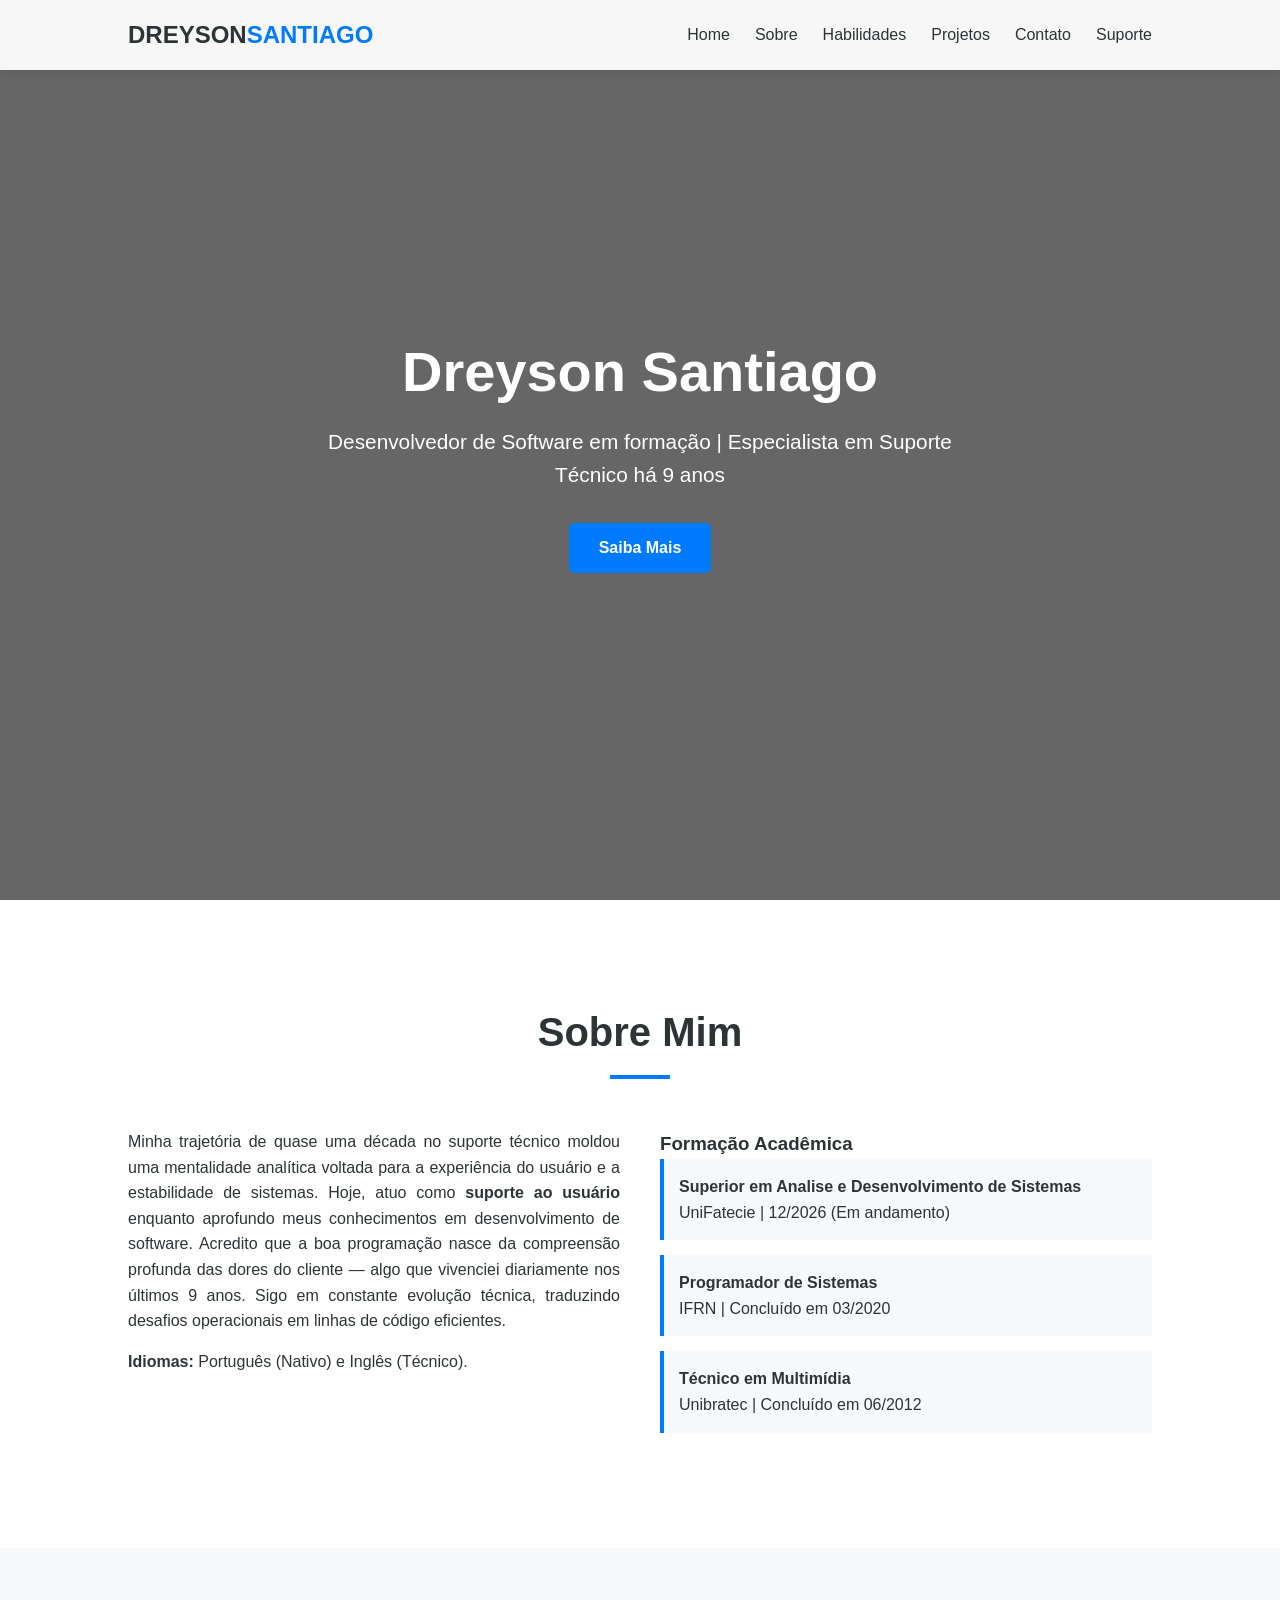
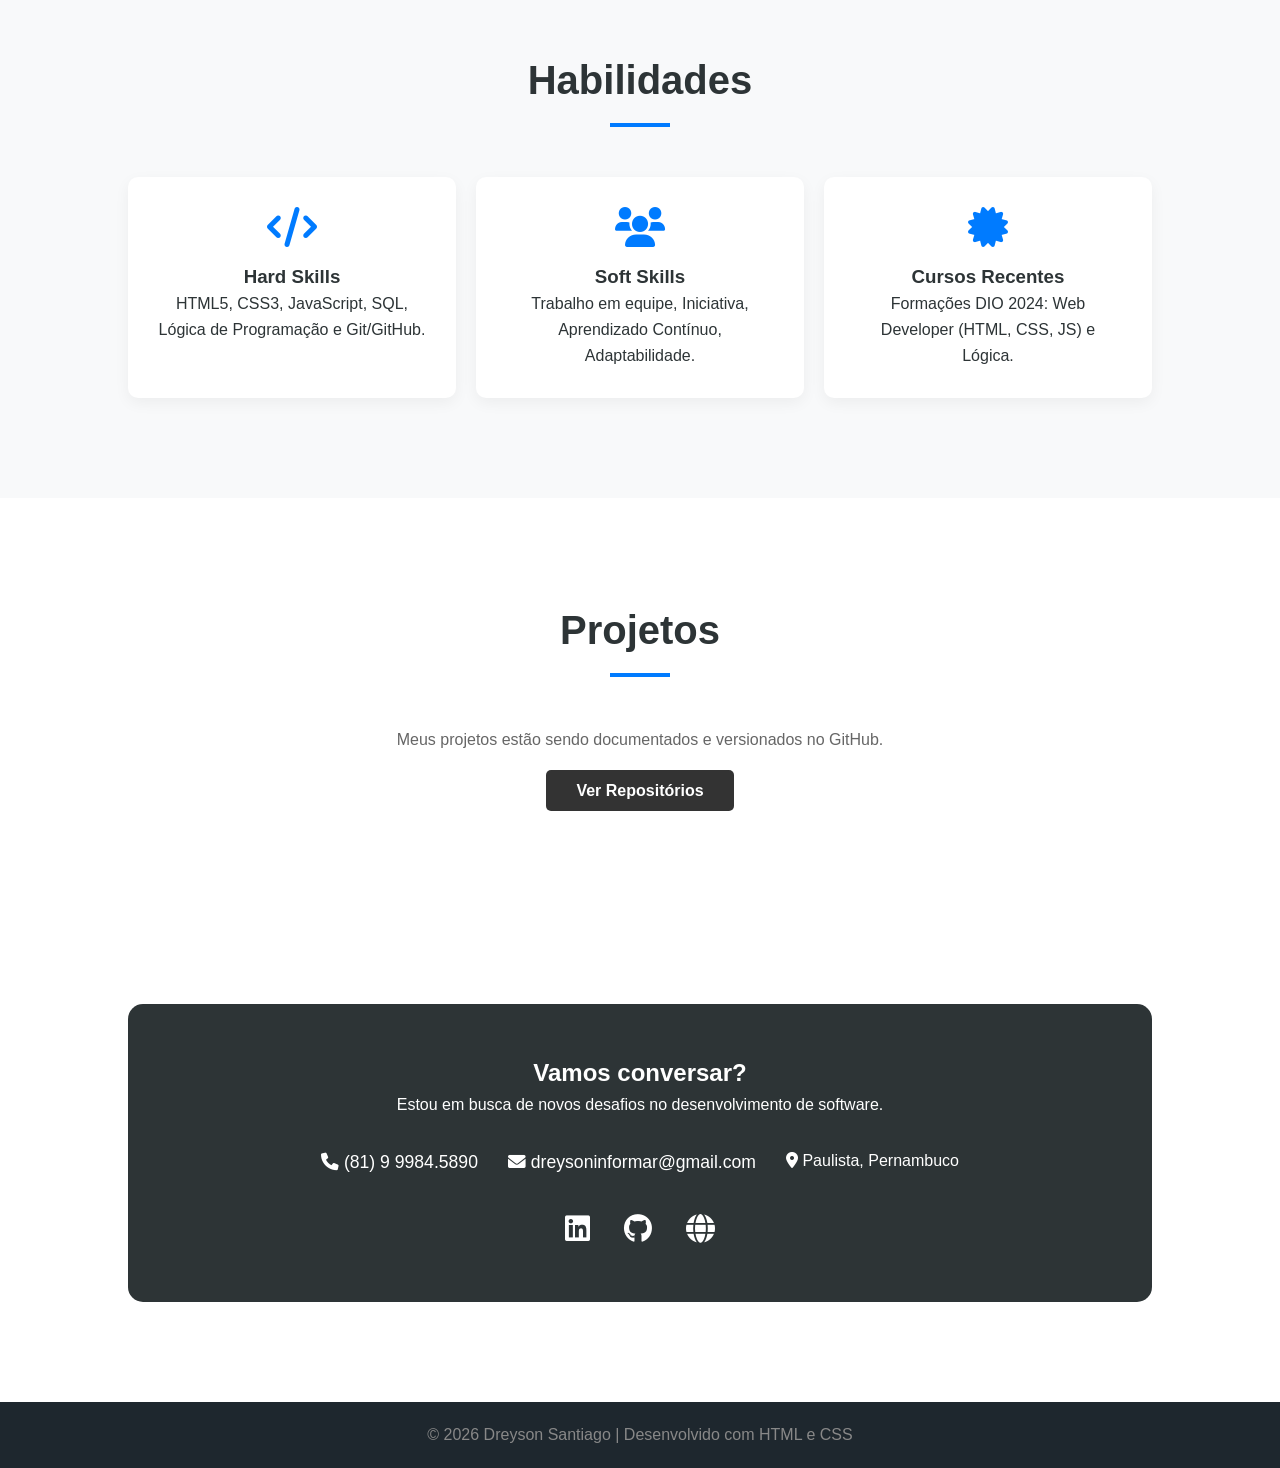
<file: index.html>
<!DOCTYPE html>
<html lang="pt-br">
<head>
    <meta charset="UTF-8">
    <meta name="viewport" content="width=device-width, initial-scale=1.0">
    <title>Dreyson Santiago | Portfólio</title>
    <link rel="stylesheet" href="https://cdnjs.cloudflare.com/ajax/libs/font-awesome/6.0.0/css/all.min.css">
     <link rel="stylesheet" href="css/estilo.css">
</head>
<body>    
    <header>
        <div class="logo">DREYSON<span>SANTIAGO</span></div>
        <nav>
            <ul>
                <li><a href="#home">Home</a></li>
                <li><a href="#sobre">Sobre</a></li>
                <li><a href="#habilidades">Habilidades</a></li>
                <li><a href="#projetos">Projetos</a></li>                
                <li><a href="#contato">Contato</a></li>
                <li><a href="https://www.dreyson.com.br/support/index.html" class="suporteHover" target="_blank">Suporte</a></li>
            </ul>
        </nav>
    </header>

    <section id="home" class="hero">
        <h1>Dreyson Santiago</h1>
        <p>Desenvolvedor de Software em formação | Especialista em Suporte Técnico há 9 anos</p>
        <a href="#sobre" class="btn">Saiba Mais</a>
    </section>

    <section id="sobre">
        <div class="section-title">
            <h2>Sobre Mim</h2>
        </div>
        <div class="about-container">
            <div class="textoSobre">
                <p>
                Minha trajetória de quase uma década no suporte técnico moldou uma mentalidade analítica voltada para 
                a experiência do usuário e a estabilidade de sistemas. Hoje, atuo como<b> suporte ao usuário</b> enquanto aprofundo 
                meus conhecimentos em desenvolvimento de software. Acredito que a boa programação nasce da compreensão 
                profunda das dores do cliente — algo que vivenciei diariamente nos últimos 9 anos. Sigo em constante evolução técnica, 
                traduzindo desafios operacionais em linhas de código eficientes.</p>
                <p style="margin-top: 15px;"><strong>Idiomas:</strong> Português (Nativo) e Inglês (Técnico).</p>
            </div>
            <div>
                <h3>Formação Acadêmica</h3>
                <div class="formation-item">
                    <strong>Superior em Analise e Desenvolvimento de Sistemas</strong><br>
                    UniFatecie | 12/2026 (Em andamento)
                </div>
                <div class="formation-item">
                    <strong>Programador de Sistemas</strong><br>
                    IFRN | Concluído em 03/2020
                </div>
                <div class="formation-item">
                    <strong>Técnico em Multimídia</strong><br>
                    Unibratec | Concluído em 06/2012
                </div>
            </div>
        </div>
    </section>

    <section id="habilidades" style="background-color: var(--bg-light);">
        <div class="section-title">
            <h2>Habilidades</h2>
        </div>
        <div class="skills-container">
            <div class="skill-card">
                <i class="fas fa-code"></i>
                <h3>Hard Skills</h3>
                <p>HTML5, CSS3, JavaScript, SQL, Lógica de Programação e Git/GitHub.</p>
            </div>
            <div class="skill-card">
                <i class="fas fa-users"></i>
                <h3>Soft Skills</h3>
                <p>Trabalho em equipe, Iniciativa, Aprendizado Contínuo, Adaptabilidade.</p>
            </div>
            <div class="skill-card">
                <i class="fas fa-certificate"></i>
                <h3>Cursos Recentes</h3>
                <p>Formações DIO 2024: Web Developer (HTML, CSS, JS) e Lógica.</p>
            </div>
        </div>
    </section>

    <section id="projetos">
        <div class="section-title">
            <h2>Projetos</h2>
        </div>
        <div style="text-align: center; color: #666;">
            <p>Meus projetos estão sendo documentados e versionados no GitHub.</p>
            <br>
            <a href="https://github.com/dreysonsilva" target="_blank" class="btn" style="background: #333;">Ver Repositórios</a>
        </div>
    </section>

    <section id="contato">
        <div class="contact-box">
            <h2>Vamos conversar?</h2>
            <p>Estou em busca de novos desafios no desenvolvimento de software.</p>
            
            <div class="contact-info">
                <a href="tel:+5581999845890"><i class="fas fa-phone"></i> (81) 9 9984.5890</a>
                <a href="mailto:dreysoninformar@gmail.com"><i class="fas fa-envelope"></i> dreysoninformar@gmail.com</a>
                <span><i class="fas fa-map-marker-alt"></i> Paulista, Pernambuco</span>
            </div>

            <div class="social-icons">
                <a href="https://linkedin.com/in/dreyson/" target="_blank"><i class="fab fa-linkedin"></i></a>
                <a href="https://github.com/dreysonsilva" target="_blank"><i class="fab fa-github"></i></a>
                <a href="http://www.dreyson.com.br" target="_blank"><i class="fas fa-globe"></i></a>
            </div>
        </div>
    </section>

    <footer>
        <p>&copy; 2026 Dreyson Santiago | Desenvolvido com HTML e CSS</p>
    </footer>

</body>
</html>
</file>
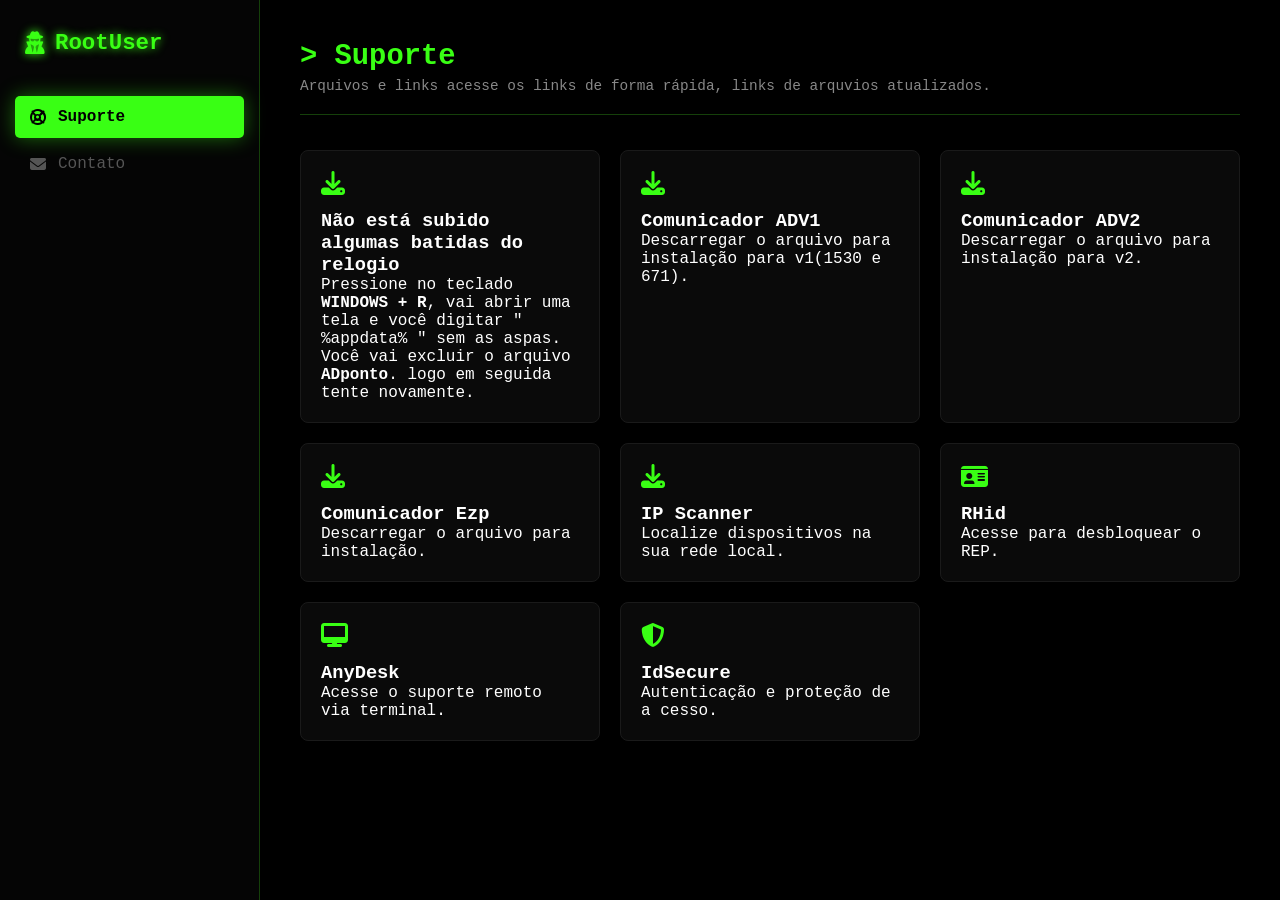
<file: support/index.html>
<!DOCTYPE html>
<html lang="pt-br">
<head>
    <meta charset="UTF-8">
    <meta name="viewport" content="width=device-width, initial-scale=1.0">
    <title>> RootUser - Página de ajudar para suporte</title>
    <link rel="stylesheet" href="https://cdnjs.cloudflare.com/ajax/libs/font-awesome/6.4.0/css/all.min.css">
	<link rel="shortcut icon" href="img/favicon.ico" />	
	<link rel="stylesheet" href="css/estilo.css">
</head>
<body>
    <button class="mobile-btn" onclick="toggleMenu()"><i class="fas fa-bars"></i></button>	        
    <nav id="sidebar">
		<div class="logo"><i class="fas fa-user-secret"></i><span>RootUser</span></div>
        <div class="nav-item active" onclick="openPage('suporte', this)"><i class="fas fa-life-ring"></i><span>Suporte</span></div>		
		<div class="nav-item" onclick="openPage('contact', this)"><i class="fas fa-envelope"></i><span>Contato</span></div>
    </nav>

    <main>
        <div id="suporte" class="page-content active">
            <div class="header">
                <h1>> Suporte</h1>
                <p>Arquivos e links acesse os links de forma rápida, links de arquvios atualizados.</p>
            </div>
            <div class="grid">
				<a href="https://drive.google.com/drive/folders/1d-Gchsxbj3JeYDRNLvoBVK0kAbNxznQC?usp=drive_link" target="_blank" download class="card" style="text-decoration: none;">
					<i class="fas fa-download card-icon"></i>
					<h3>Não está subido algumas batidas do relogio</h3>
					<p>Pressione no teclado <b>WINDOWS + R</b>, vai abrir uma tela e você digitar " %appdata% " sem as aspas. Você vai excluir o arquivo <b>ADponto</b>. logo em seguida tente novamente.</p>
				</a>
				<a href="https://drive.google.com/drive/folders/1d-Gchsxbj3JeYDRNLvoBVK0kAbNxznQC?usp=drive_link" target="_blank" download class="card" style="text-decoration: none;">
					<i class="fas fa-download card-icon"></i>
					<h3>Comunicador ADV1</h3>
					<p>Descarregar o arquivo para instalação para v1(1530 e 671).</p>
				</a>
				<a href="https://github.com/Adeltec/comunicador-adponto-releases/releases" target="_blank" download class="card" style="text-decoration: none;">
					<i class="fas fa-download card-icon"></i>
					<h3>Comunicador ADV2</h3>
					<p>Descarregar o arquivo para instalação para v2.</p>
				</a>     
				<a href="https://drive.google.com/drive/folders/14iaVzEE3otPKMG0oHojXNodJS-Lsd8F6?usp=drive_link" target="_blank" download class="card" style="text-decoration: none;">
					<i class="fas fa-download card-icon"></i>
					<h3>Comunicador Ezp</h3>
					<p>Descarregar o arquivo para instalação.</p>
				</a>                           
				<a href="https://www.advanced-ip-scanner.com/br/download/" target="_blank" download class="card" style="text-decoration: none;">
				    <i class="fas fa-download card-icon"></i>
				    <h3>IP Scanner</h3>
				    <p>Localize dispositivos na sua rede local.</p>
				</a>
				<a href="https://www.rhid.com.br/v2/#/login" target="_blank" class="card" style="text-decoration: none;">
					<i class="fas fa-id-card card-icon"></i>
					<h3>RHid</h3>
					<p>Acesse para desbloquear o REP.</p>
				</a>
				<a href="https://anydesk.com/pt/downloads/windows" target="_blank" class="card" style="text-decoration: none;">
					<i class="fas fa-desktop card-icon"></i>
					<h3>AnyDesk</h3>
					<p>Acesse o suporte remoto via terminal.</p>
				</a>	
				<a href="https://idsecure.com.br/auth/login" target="_blank" class="card" style="text-decoration: none;">
					<i class="fas fa-shield-alt card-icon"></i>
					<h3>IdSecure</h3>
					<p>Autenticação e proteção de a	cesso.</p>
				</a>				
            </div>
        </div>
		
<div id="contact" class="page-content">
    <div class="header">
        <h1>> CONEXÃO</h1>
        <p>Maneiras de entrar em contato comigo.</p>
    </div>	
    <div class="grid">
		<a href="https://www.instagram.com/dreysonsilva" target="_blank" class="card" style="text-decoration: none;">
			<i class="fab fa-instagram card-icon"></i>
			<h3>Instagram</h3>
			<p>Siga para atualizações visuais.</p>
		</a>	
        <a href="https://wa.me/5581999845890" target="_blank" class="card">
            <i class="fab fa-whatsapp card-icon"></i>
            <h3>WhatsApp</h3>
            <p>+55 819 9984.5890</p>
        </a>

        <a href="mailto:dreysoninformar@gmail.com" target="_blank"  class="card">
            <i class="fas fa-envelope card-icon"></i>
            <h3>E-mail</h3>
            <p>dreysoninformar@gmail.com</p>
        </a>

        <a href="https://linkedin.com/in/dreyson/" target="_blank" class="card">
            <i class="fab fa-linkedin card-icon"></i>
            <h3>LinkedIn</h3>
            <p>Conectar profissionalmente</p>
        </a>

        <a href="https://github.com/dreysonsilva" target="_blank" class="card">
            <i class="fab fa-github card-icon"></i>
            <h3>GitHub</h3>
            <p>Portfólio de códigos</p>
        </a>

        <a href="http://www.dreyson.com.br" class="card">
            <i class="fas fa-globe card-icon"></i>
            <h3>Website</h3>
            <p>www.dreyson.com.br</p>
        </a>

        <div class="card">
            <i class="fas fa-map-marker-alt card-icon"></i>
            <h3>Localização</h3>
            <p>Paulista, Pernambuco</p>
        </div>
    </div>
</div>
    </main>

    <script>
        function toggleMenu() {
            document.getElementById('sidebar').classList.toggle('show');
        }

        function openPage(pageId, element) {
            const pages = document.querySelectorAll('.page-content');
            pages.forEach(page => page.classList.remove('active'));

            const menuItems = document.querySelectorAll('.nav-item');
            menuItems.forEach(item => item.classList.remove('active'));

            document.getElementById(pageId).classList.add('active');
            element.classList.add('active');

            // Fecha o menu automaticamente no mobile após clicar
            if(window.innerWidth <= 768) {
                document.getElementById('sidebar').classList.remove('show');
            }
        }
    </script>
</body>
</html>
</file>
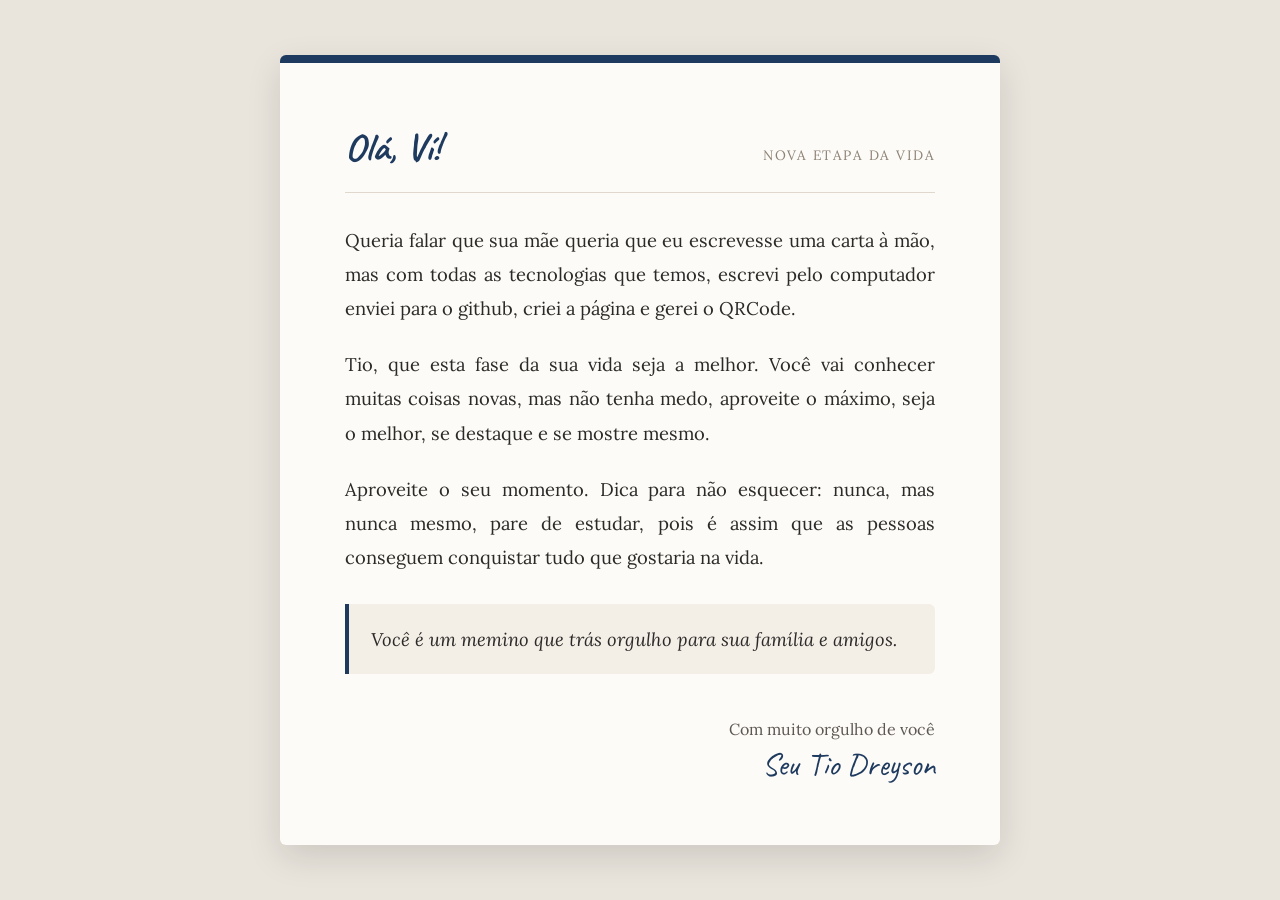
<file: carta.html>
<!DOCTYPE html>
<html lang="pt-BR">
<head>
  <meta charset="UTF-8">
  <meta name="viewport" content="width=device-width, initial-scale=1.0">
  <title>Carta para o meu Sobrinho</title>
  <!-- Importando fontes elegantes do Google Fonts -->
  <link rel="preconnect" href="https://fonts.googleapis.com">
  <link rel="preconnect" href="https://fonts.gstatic.com" crossorigin>
  <link href="https://fonts.googleapis.com/css2?family=Caveat:wght@600&family=Lora:ital,wght@0,400;0,600;1,400&display=swap" rel="stylesheet">
  
  <style>
    * {
      box-sizing: border-box;
      margin: 0;
      padding: 0;
    }

    body {
      background-color: #e9e4dc;
      display: flex;
      justify-content: center;
      align-items: center;
      min-height: 100vh;
      padding: 40px 20px;
      font-family: 'Lora', Georgia, serif;
      color: #2c2a29;
    }

    /* Folha da carta */
    .carta-container {
      background-color: #fdfbf7;
      max-width: 720px;
      width: 100%;
      padding: 60px 65px;
      border-radius: 6px;
      box-shadow: 0 12px 35px rgba(0, 0, 0, 0.12);
      border-top: 8px solid #1e3a5f; /* Detalhe azul marinho no topo */
      position: relative;
    }

    /* Linha decorativa sutil */
    .cabecalho {
      border-bottom: 1px solid #e0d8cc;
      padding-bottom: 20px;
      margin-bottom: 30px;
      display: flex;
      justify-content: space-between;
      align-items: baseline;
    }

    .saudacao {
      font-family: 'Caveat', cursive;
      font-size: 2.4rem;
      color: #1e3a5f;
    }

    .etiqueta {
      font-size: 0.85rem;
      text-transform: uppercase;
      letter-spacing: 1.5px;
      color: #8c8275;
    }

    .corpo-texto p {
      font-size: 1.15rem;
      line-height: 1.85;
      margin-bottom: 22px;
      text-align: justify;
    }

    /* Destaque no último parágrafo */
    .destaque {
      background-color: #f4efe6;
      border-left: 4px solid #1e3a5f;
      padding: 18px 22px;
      border-radius: 0 6px 6px 0;
      font-style: italic;
      margin-top: 30px;
    }

    .assinatura {
      margin-top: 45px;
      text-align: right;
    }

    .assinatura p {
      font-size: 1rem;
      color: #5c5752;
      margin-bottom: 5px;
    }

    .assinatura span {
      font-family: 'Caveat', cursive;
      font-size: 2rem;
      color: #1e3a5f;
    }

    /* Ajustes para ficar perfeito na hora de imprimir (Ctrl + P) */
    @media print {
      body {
        background-color: #ffffff;
        padding: 0;
      }
      .carta-container {
        box-shadow: none;
        border: none;
        border-top: 6px solid #1e3a5f;
        padding: 20px;
        max-width: 100%;
      }
    }

    /* Ajuste para telas de celular */
    @media (max-width: 600px) {
      .carta-container {
        padding: 35px 25px;
      }
      .cabecalho {
        flex-direction: column;
        gap: 5px;
      }
      .corpo-texto p {
        text-align: left;
        font-size: 1.05rem;
      }
    }
  </style>
</head>
<body>

  <main class="carta-container">
    <header class="cabecalho">
      <h1 class="saudacao">Olá, Ví!</h1>
      <span class="etiqueta">Nova Etapa da vida</span>
    </header>

    <section class="corpo-texto">
      <p>
        Queria falar que sua mãe queria que eu escrevesse uma carta à mão, mas com todas as tecnologias que temos, escrevi pelo computador enviei para o github, criei a página e gerei o QRCode.
      </p>

      <p>
        Tio, que esta fase da sua vida seja a melhor. Você vai conhecer muitas coisas novas, mas não tenha medo, aproveite o máximo, seja o melhor, se destaque e se mostre mesmo.
      </p>

      <p>
        Aproveite o seu momento. Dica para não esquecer: nunca, mas nunca mesmo, pare de estudar, pois é assim que as pessoas conseguem conquistar tudo que gostaria na vida.
      </p>

      <p class="destaque">
        Você é um memino que trás orgulho para sua família e amigos.  
      </p>
    </section>

    <footer class="assinatura">
      <p>Com muito orgulho de você</p>
      <span>Seu Tio Dreyson </span>
    </footer>
  </main>

</body>
</html>
</file>
<file: css/estilo.css>
/* CONFIGURAÇÕES GERAIS */
:root {
	--primary-color: #007bff;
	--secondary-color: #2d3436;
	--bg-light: #f8f9fa;
	--text-dark: #2d3436;
	--text-light: #ffffff;
}

* {
	margin: 0;
	padding: 0;
	box-sizing: border-box;
	font-family: 'Segoe UI', Roboto, Helvetica, Arial, sans-serif;
	scroll-behavior: smooth;
}

body {
	line-height: 1.6;
	color: var(--text-dark);
	background-color: #fff;
}

/* MENU DE NAVEGAÇÃO */
header {
	background: rgba(255, 255, 255, 0.95);
	padding: 1rem 10%;
	position: fixed;
	width: 100%;
	top: 0;
	z-index: 1000;
	box-shadow: 0 2px 10px rgba(0,0,0,0.1);
	display: flex;
	justify-content: space-between;
	align-items: center;
}

.logo {
	font-size: 1.5rem;
	font-weight: bold;
	color: var(--secondary-color);
}

.logo span { color: var(--primary-color); }

nav ul {
	display: flex;
	list-style: none;
}

nav ul li { margin-left: 25px; }

nav ul li a {
	text-decoration: none;
	color: var(--text-dark);
	font-weight: 500;
	transition: 0.3s;
}

nav ul li a:hover { color: var(--primary-color); }
nav ul li a.suporteHover{--primary-color: #007bff;}

/* SEÇÃO HERO (HOME) */
.hero {
	height: 100vh;
	background: linear-gradient(rgba(0,0,0,0.6), rgba(0,0,0,0.6)), 
				url('https://images.unsplash.com/photo-1517694712202-14dd9538aa97?auto=format&fit=crop&w=1350&q=80');
	background-size: cover;
	background-position: center;
	display: flex;
	flex-direction: column;
	justify-content: center;
	align-items: center;
	text-align: center;
	color: var(--text-light);
	padding: 0 20px;
}

.hero h1 { font-size: 3.5rem; margin-bottom: 0.5rem; }
.hero p { font-size: 1.3rem; margin-bottom: 2rem; max-width: 700px; }

.btn {
	padding: 12px 30px;
	background: var(--primary-color);
	color: white;
	text-decoration: none;
	border-radius: 5px;
	font-weight: bold;
	transition: 0.3s;
}

.btn:hover { background: #0056b3; transform: scale(1.05); }

/* SEÇÕES COMUNS */
section { padding: 100px 10%; }
.section-title { text-align: center; margin-bottom: 50px; }
.section-title h2 { font-size: 2.5rem; position: relative; padding-bottom: 15px; }
.section-title h2::after {
	content: '';
	width: 60px;
	height: 4px;
	background: var(--primary-color);
	position: absolute;
	bottom: 0;
	left: 50%;
	transform: translateX(-50%);
}

/* SOBRE */
.about-container {
	display: grid;
	grid-template-columns: 1fr 1fr;
	gap: 40px;
}

.textoSobre{
	text-align: justify;
}

.formation-item {
	background: var(--bg-light);
	padding: 15px;
	border-left: 4px solid var(--primary-color);
	margin-bottom: 15px;
}

/* HABILIDADES */
.skills-container {
	display: grid;
	grid-template-columns: repeat(auto-fit, minmax(250px, 1fr));
	gap: 20px;
}

.skill-card {
	background: white;
	padding: 30px;
	border-radius: 10px;
	box-shadow: 0 5px 15px rgba(0,0,0,0.05);
	text-align: center;
}

.skill-card i { font-size: 2.5rem; color: var(--primary-color); margin-bottom: 15px; }

/* CONTATO */
.contact-box {
	background: var(--secondary-color);
	color: white;
	padding: 50px;
	border-radius: 15px;
	text-align: center;
}

.contact-info {
	display: flex;
	flex-wrap: wrap;
	justify-content: center;
	gap: 30px;
	margin-top: 30px;
}

.contact-info a { color: white; text-decoration: none; font-size: 1.1rem; }
.contact-info a:hover { color: var(--primary-color); }

.social-icons { margin-top: 30px; }
.social-icons a { 
	color: white; 
	font-size: 1.8rem; 
	margin: 0 15px; 
	transition: 0.3s;
}
.social-icons a:hover { color: var(--primary-color); }

footer {
	text-align: center;
	padding: 20px;
	background: #1e272e;
	color: #888;
}

/* RESPONSIVIDADE */
@media (max-width: 768px) {
	.about-container { grid-template-columns: 1fr; }
	header { flex-direction: column; }
	nav ul { margin-top: 15px; }
	nav ul li { margin: 0 10px; }
	.hero h1 { font-size: 2.2rem; }
}
</file>
<file: support/css/estilo.css>
:root {
            --primary: #39ff14; /* Verde Neon */
            --bg: #000000;      /* Preto */
            --sidebar: #050505; /* Lateral */
            --card: #0a0a0a;    /* Cards */
            --text: #ffffff;
            --accent: #15400a;
        }

        * { box-sizing: border-box; margin: 0; padding: 0; }
        body { font-family: 'Courier New', Courier, monospace; background-color: var(--bg); color: var(--text); display: flex; height: 100vh; overflow: hidden; }

        /* --- MENU LATERAL --- */
        nav { 
            width: 260px; background-color: var(--sidebar); display: flex; 
            flex-direction: column; padding: 30px 15px; border-right: 1px solid var(--accent);
            transition: 0.3s; /* Adicionado para suavizar abertura no mobile */
        }

        .logo { font-size: 1.4rem; font-weight: 800; margin-bottom: 40px; color: var(--primary); display: flex; align-items: center; gap: 10px; padding-left: 10px; text-shadow: 0 0 10px var(--primary); }

        .nav-item { 
            padding: 12px 15px; color: #555; text-decoration: none; cursor: pointer;
            transition: 0.3s; border-radius: 5px; margin-bottom: 5px; display: flex; align-items: center; gap: 12px;
        }

        .nav-item:hover { color: var(--primary); background: rgba(57, 255, 20, 0.05); }
        .nav-item.active { background: var(--primary); color: black; font-weight: bold; box-shadow: 0 0 20px rgba(57, 255, 20, 0.4); }

        /* Botão para abrir menu no Mobile */
        .mobile-btn {
            display: none;
            position: fixed;
            top: 15px;
            left: 15px;
            z-index: 1001;
            background: var(--sidebar);
            border: 1px solid var(--primary);
            color: var(--primary);
            padding: 8px 12px;
            cursor: pointer;
            border-radius: 4px;
        }

        /* --- CONTEÚDO --- */
        main { flex: 1; padding: 40px; overflow-y: auto; position: relative; }

        .page-content { display: none; animation: fadeIn 0.4s ease; }
        .page-content.active { display: block; }

        @keyframes fadeIn { from { opacity: 0; } to { opacity: 1; } }

        .header { margin-bottom: 35px; border-bottom: 1px solid var(--accent); padding-bottom: 20px; }
        .header h1 { font-size: 1.8rem; margin-bottom: 5px; color: var(--primary); }
        .header p { color: #888; font-size: 0.9rem; }

        /* --- ESTILO DOS CARDS --- */
        .grid { display: grid; grid-template-columns: repeat(auto-fill, minmax(300px, 1fr)); gap: 20px; }
        .card { 
            background: var(--card); border: 1px solid #1a1a1a; 
            padding: 20px; border-radius: 8px; text-decoration: none; color: white; transition: 0.3s;
        }
        .card:hover { border-color: var(--primary); box-shadow: 0 0 15px rgba(57, 255, 20, 0.2); }
        .card-icon { font-size: 1.5rem; color: var(--primary); margin-bottom: 15px; }
        
        /* Lista de Habilidades */
        .skill-tag { 
            display: inline-block; padding: 5px 10px; border: 1px solid var(--primary); 
            color: var(--primary); margin: 5px; font-size: 0.8rem; border-radius: 4px;
        }

        /* --- AJUSTES DE RESPONSIVIDADE --- */
        @media (max-width: 768px) {
            .mobile-btn { display: block; }
            
            nav {
                position: absolute;
                left: -260px;
                height: 100%;
                z-index: 1000;
            }

            nav.show { left: 0; }

            main { padding: 70px 20px 20px 20px; }

            .grid { grid-template-columns: 1fr; }
        }

        /* Scrollbar */
        ::-webkit-scrollbar { width: 5px; }
        ::-webkit-scrollbar-thumb { background: var(--primary); }
</file>
